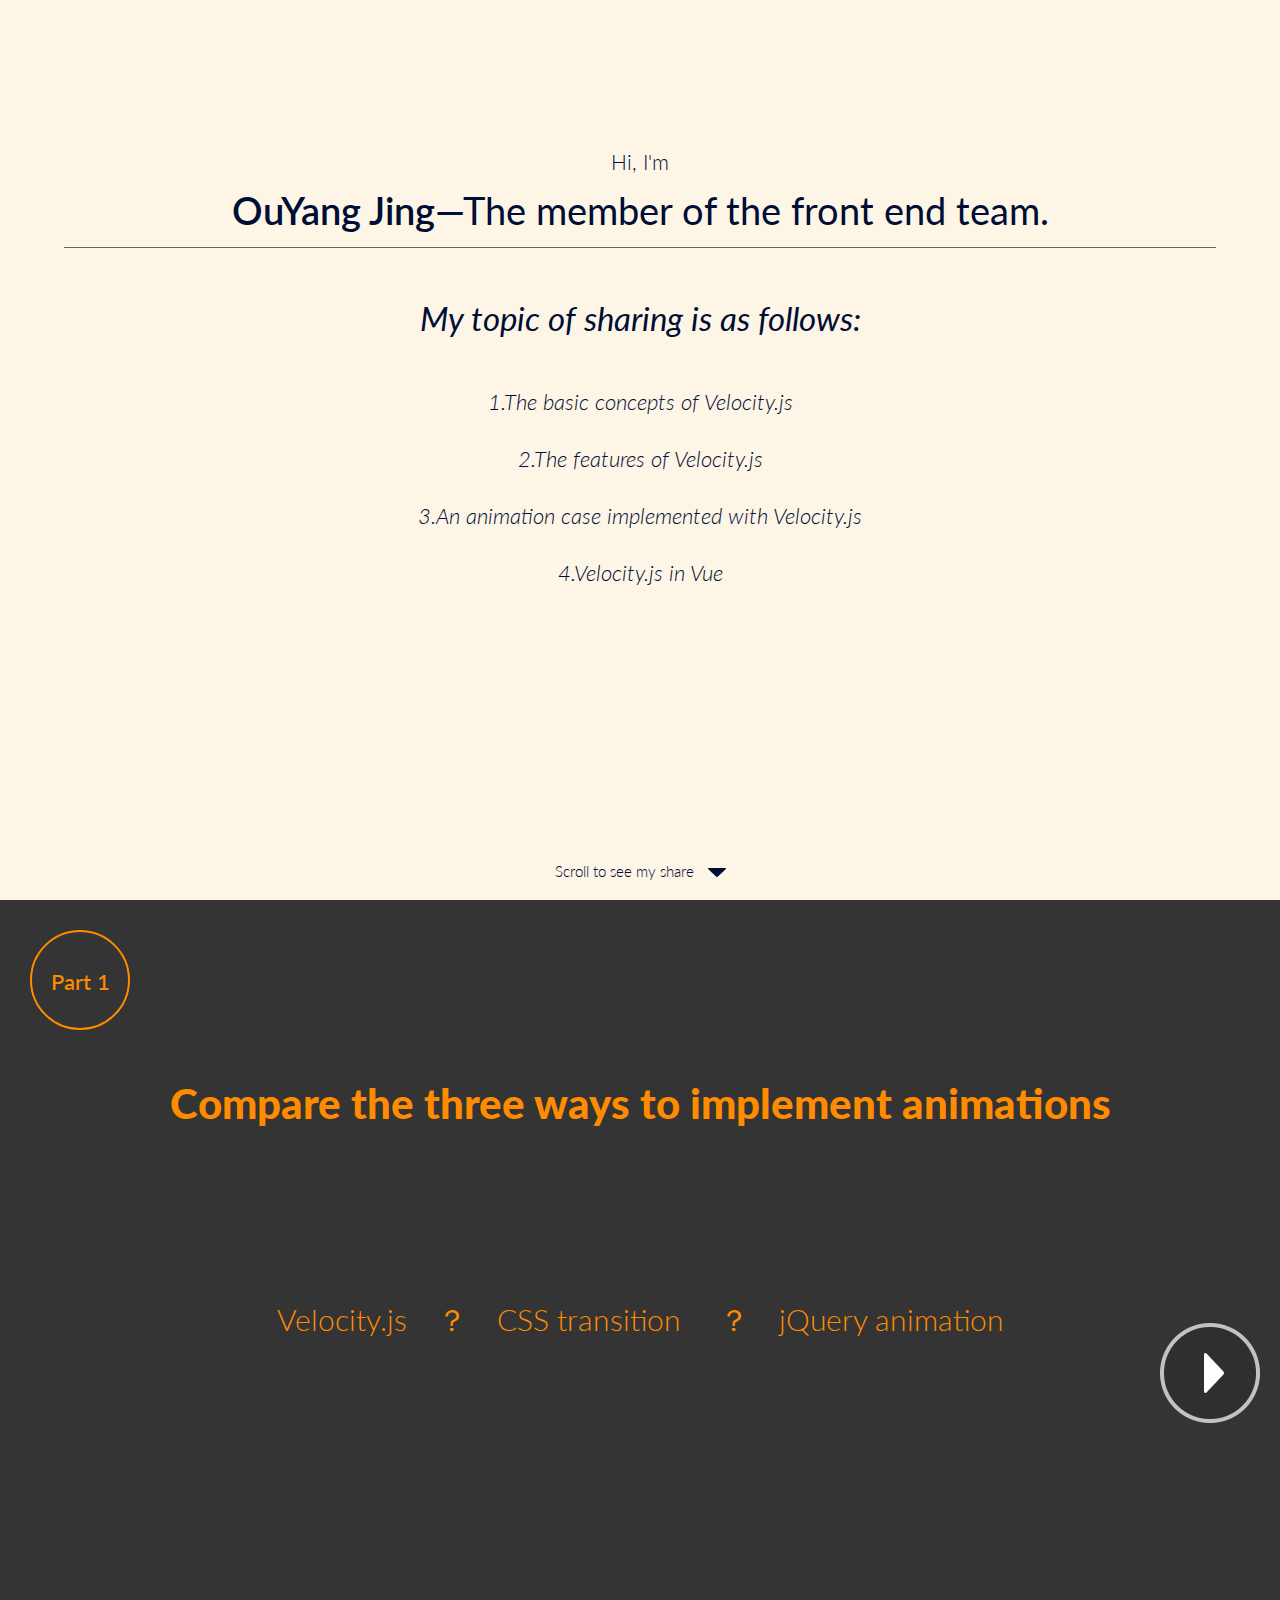
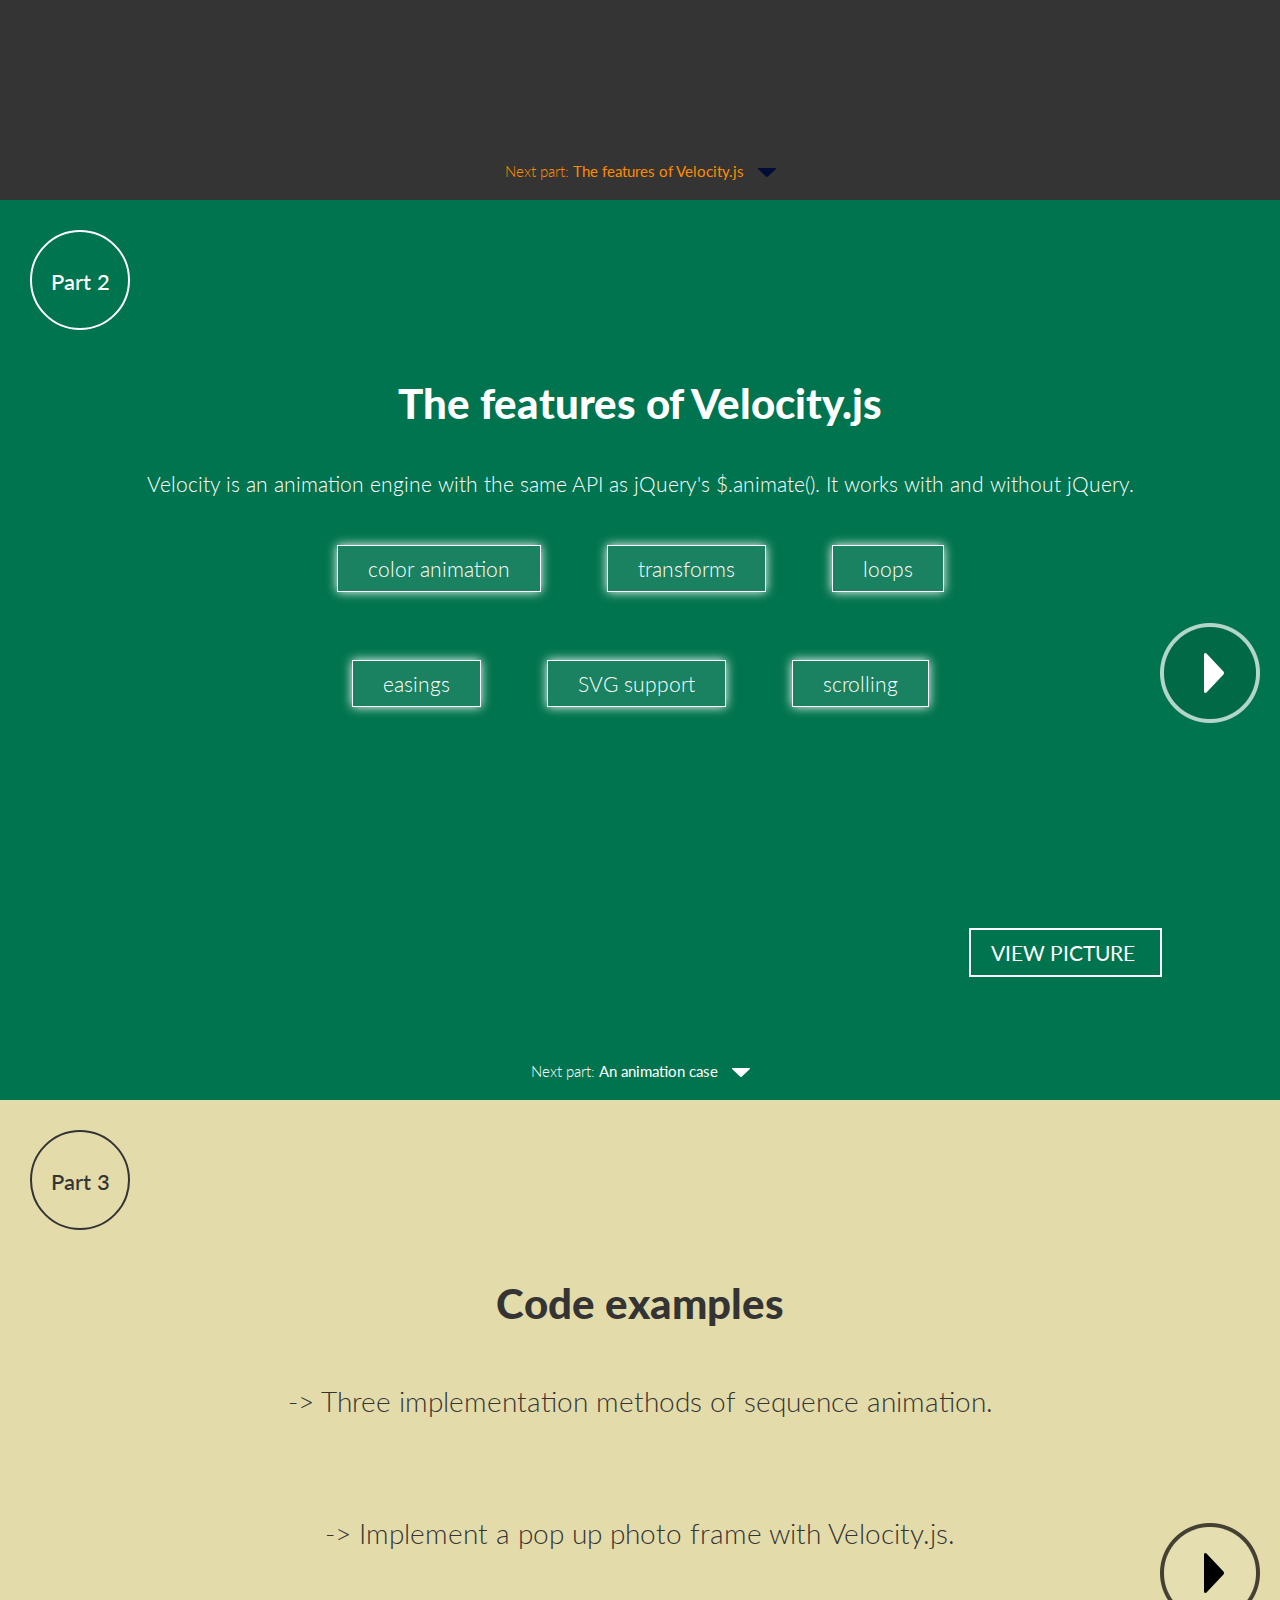
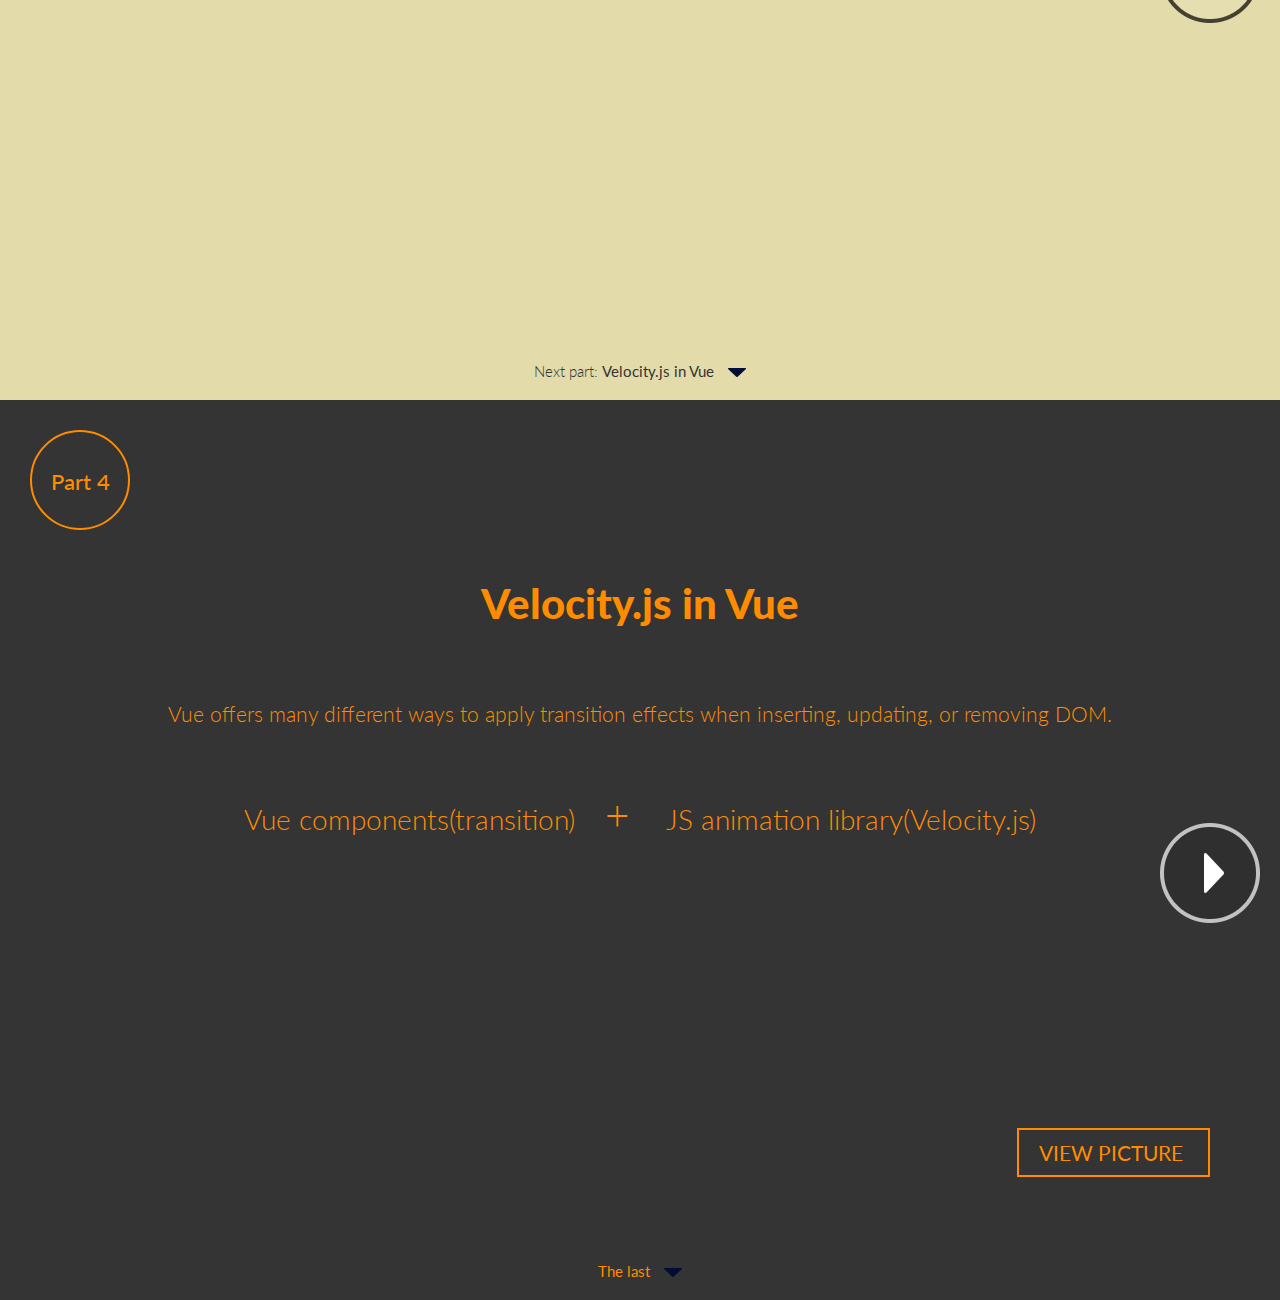
<file: asset/first_sharing/ppt/index.html>
<!DOCTYPE html>
<html lang="en-us">
<head>
	<meta charset="utf-8">
	<title>The first sharing of OYJ</title>
	<link href='css/general.css' rel='stylesheet' type='text/css'>
	<link rel="stylesheet" href="css/wallop.css">
	<link rel="stylesheet" href="css/wallop--slide.css">
	<link rel="stylesheet" href="css/chocolat.css" />
</head>
<body>
<!--................................................... ABOUT -->
<section id="about">
	<div class="content">
	  	<p>Hi, I'm</p>
	  	<div class="name">OuYang Jing<span class="info">—The member of the front end team.</span></div>
	  	<div class="topic">
	      	<div class="topic-title"> My topic of sharing is as follows:</div>
	      	<p class="topic-content">1.The basic concepts of Velocity.js</p>
	      	<p class="topic-content">2.The features of Velocity.js</p>
	      	<p class="topic-content">3.An animation case implemented with Velocity.js</p>
	      	<p class="topic-content">4.Velocity.js in Vue</p>
	  	</div>
	</div>
	<div class="next">Scroll to see my share <img src="images/ic-arrow-down-dark.png" /></div>
	<div class="logo"></div>
</section>
<!--................................................... topic 1 -->
<section id="part1">
	<div class="Wallop--slide Wallop--2">
		<!-- logo -->
		<div class="logo">
			<div class="logo-circle circle-border1">Part 1</div>
		</div>
		<!-- content 1 -->
	  	<div class="Wallop-item">
	    	<div class="content left6">
	      		<h1>Compare the three ways to implement animations</h1>
	      		<div class="compare"><span class="shrinkIn">Velocity.js</span><span class="question">？</span><span class="shrinkIn">CSS transition</span> <span class="question">？</span><span class="shrinkIn">jQuery animation</span></div>
	   		 </div>
	  	</div>
	   <!-- jQuery animation -->
		<div class="Wallop-item">
			<div class="content left6">
				<h1>jQuery animation</h1>
				<div class="part1-main">
					<p>1、<strong>layout thrashing</strong> will cause stutters of animation at the beginning. </p>
					<p>2、it has large memory consumption, and it always triggers <strong>garbage collection</strong>, causing stutters of animation in the running.  </p>
					<p>3、it's not use <strong>RAF</strong>.</p>
				</div>
			</div>
		</div>
		<!-- CSS transition -->
		<div class="Wallop-item" >
			<div class="content left6">
				<h1>CSS transition</h1>
				<div class="part1-main">
					<p>1、Avoiding memory consumption to reduce the stutters. </p>
					<p>2、Using a mechanism similar to <strong>RAF</strong>.</p>
					<p>3、Hardware speedup. </p>
					<p>4、The browser below IE10<strong>（ IE8、IE9 ）</strong>does not support transition, and it can't be completely controlled by JS</p>
				</div>
			</div>
		</div>
		<!-- Velocity.js -->
		<div class="Wallop-item">
			<div class="content left6">
				<h1>Velocity.js</h1>
				<div class="part1-main">
					<div>A new animation engine, mading a lot of optimizations in this area:</div>
					<p>1、Fine tuning the <strong>stack</strong> to minimize the <strong>layout thrashing</strong>.</p>
					<p>2、<strong>Cache</strong> the property values in the chain operation to <strong>minimize</strong> the DOM query operation.</p>
				</div>
			</div>
		</div>
		<div class="Wallop-item">
			<div class="content left6">
				<h1>Other advantages of Velocity.js</h1>
				<div class="part1-main">
					<p>1、More <strong>lightweight</strong>, greatly improving the performance and workflow of UI animation.</p>
					<p>2、<strong>free</strong> and easy to use.</p>
				</div>
				<a  class="velocity-link" target="_blank" href="http://velocityjs.org/">—> Velocity.js | GitHub</a>
				<a  class="velocity-link" target="_blank" href="http://www.mrfront.com/docs/velocity.js/index.html">—> Velocity.js | 中文文档</a>
			</div>
		</div>

		<!-- left right button-->
	  	<button class="Wallop-buttonPrevious slide-btn light-l" disabled="true">&nbsp;</button>
	  	<button class="Wallop-buttonNext slide-btn light-r">&nbsp;</button>
		<!-- info -->
	  	<div class="next">Next part: <strong>The features of Velocity.js</strong> <img src="images/ic-arrow-down-dark.png" /></div>
	</div>
</section>

<!--................................................... topic 2 -->
<section id="part2">
	<div class="Wallop--slide Wallop--3">
		<!-- logo -->
		<div class="logo">
			<div class="logo-circle circle-border2">Part 2</div>
		</div>
		<!-- 功能 -->
		<div class="Wallop-item">
			<div class="content left6">
				<h1>The features of Velocity.js</h1>
				<p class="feature-title">Velocity is an animation engine with the same API as jQuery's $.animate(). It works with and without jQuery. </p>
				<div class="part2-label">
					<span class="label">color animation</span>
					<span class="label">transforms</span>
					<span class="label">loops</span>
				</div>
				<div class="part2-label">
					<span class="label">easings</span>
					<span class="label">SVG support</span>
					<span class="label">scrolling</span>
				</div>
			</div>
		</div>
		<div class="Wallop-item">
			<div class="content left6">
				<h1>The features of Velocity.js</h1>
				<div class="part2-main">
					<!-- <p>It is the best of jQuery and CSS transitions combined.</p> -->
					<p>It is works everywhere — back to <strong>IE8</strong> and <strong>Android 2.3</strong>. </p>
					<p>Velocity has now been used by thousands of Companies in its own projects, such as <strong>WhatsApp, Uber, Samsung, Tumblr, Windows</strong>.</p>
				</div>
				<a  class="velocity-link" target="_blank" href="http://libscore.com/#$.Velocity">—> Libscore-Velocity.js</a>
			</div>
		</div>
		<!-- 用法 -->
		<div class="Wallop-item">
			<div class="content left6">
				<h1>The basic usage of Velocity.js</h1>
				<div class="modules">
					<p class="module">Dependencies -></p>
					<p class="module">Arguments -></p>
					<p class="module">Properties Map -></p>
					<p class="module">Chaining -></p>
				</div>
			</div>
		</div>

		<button class="Wallop-buttonPrevious slide-btn light-l" disabled="true">&nbsp;</button>
		<button class="Wallop-buttonNext slide-btn light-r">&nbsp;</button>
		<!-- mask -->
		<div id="gallery-part2" class="gallery">
			<a class="chocolat-image btn-dark" href="images/code.png" >
			  View Picture
			</a>
			<a class="chocolat-image hidden" href="images/argument1.png">&nbsp;</a>
			<a class="chocolat-image hidden" href="images/argument2.png">&nbsp;</a>
			<a class="chocolat-image hidden" href="images/argument3.png">&nbsp;</a>
			<a class="chocolat-image hidden" href="images/property-map.png">&nbsp;</a>
			<a class="chocolat-image hidden" href="images/chaining.png">&nbsp;</a>
		</div>

		<div class="next">Next part: <strong>An animation case</strong> <img src="images/ic-arrow-down.png" /></div>
	</div>
</section>

<!--................................................... topic 3 -->
<section id="part3">
	<div class="Wallop--slide Wallop--4">
		<!-- logo -->
		<div class="logo">
			<div class="logo-circle circle-border3">Part 3</div>
		</div>
		<!-- content 1 -->
		<div class="Wallop-item">
			<div class="content left6">
				<h1>Code examples</h1>
				<p class="example"><a target="_blank" href="../velocity/test.html">-> Three implementation methods of sequence animation.</a></p>
				<p class="example"><a target="_blank" href="../velocity/demo.html">-> Implement a pop up photo frame with Velocity.js.</a></p>
			</div>
		</div>
		<!-- content 2 -->
		<div class="Wallop-item">
			<div class="content left6">
				<h1>Conclusion</h1>
				<div class="conclusion">Three  methods of sequence animation:
					<p>1、duration and delay</p>
					<p>2、complete</p>
					<p>3、RunSequence</p>
				</div>
				<p>Velocity.js is especially suitable for scenes with <strong>animated sequences</strong></p>
			</div>
		</div>
		<!-- left right button -->
		<button class="Wallop-buttonPrevious slide-btn dark-l" disabled="true">&nbsp;</button>
		<button class="Wallop-buttonNext slide-btn dark-r">&nbsp;</button>
		<!-- info -->
		<div class="next">Next part: <strong>Velocity.js in Vue</strong> <img src="images/ic-arrow-down-dark.png" /></div>
	</div>
</section>

<!--................................................... topic 4 -->
<section id="part4">
	<div class="Wallop--slide Wallop--5">
		<!-- logo -->
		<div class="logo">
			<div class="logo-circle circle-border4">Part 4</div>
		</div>
		<!-- content 1 -->
	  	<div class="Wallop-item">
	    	<div class="content left6">
	      		<h1>Velocity.js in Vue</h1>
	      		<p class="part4-main">Vue offers many different ways to apply transition effects when inserting, updating, or removing DOM.</p>
	      		<p class="example">Vue components(transition)<span class="plus">+</span> JS animation library(Velocity.js)</p>
	   		 </div>
	  	</div>
	  	<!-- content 2 -->
	  	<div class="Wallop-item">
	    	<div class="content left6">
	      		<h1>JavaScript hook</h1>
	      		<p class="attention-title">Attention:</p>
	      		<div class="attention-content">
		      		<p>1、In the enter and leave functions, the <strong>callback function（done）</strong>is required. Otherwise, they will be called synchronously, and the transition will be done immediately.</p>
		      		<p>2、To use <strong> v-bind : css = "false" </strong>. Vue skips the detection of CSS. It can also avoid the effect of CSS during the transition.</p>
	      		</div>
	   		 </div>
	  	</div>
	  	<!-- content 3 -->
	  	<div class="Wallop-item">
	    	<div class="content left6">
	      		<p class="end">thanks, Mes chers amis!</p>
	   		</div>
	  	</div>
		<!-- mask -->
		<div id="gallery-part4" class="gallery">
			<a class="chocolat-image btn-dark" href="images/vue-velocity1.png" >
			  View Picture
			</a>
			<a class="chocolat-image hidden" href="images/vue-velocity2.png">&nbsp;</a>
		</div>
		<!-- left right button-->
	  	<button class="Wallop-buttonPrevious slide-btn light-l" disabled="true">&nbsp;</button>
	  	<button class="Wallop-buttonNext slide-btn light-r">&nbsp;</button>
		<!-- info -->
	  	<div class="next"><strong>The last</strong> <img src="images/ic-arrow-down-dark.png" /></div>

	</div>
</section>
	<script type="text/javascript" src="js/jquery.js"></script>
	<script type="text/javascript" src="js/velocity.min.js"></script>
	<script type="text/javascript" src="js/velocity.ui.min.js"></script>
	<script type="text/javascript" src="js/velocity.js"></script>
    <script src="js/jquery-1.11.3.min.js"></script>
    <script src="js/jquery.panelSnap.js"></script>
    <script src="js/Wallop.js"></script>
    <script type="text/javascript" src="js/jquery.chocolat.js"></script>
  	<script>
        // New instance of Wallop
       /* var slider1 = document.querySelector('.Wallop--1');
        new Wallop(slider1, {
          carousel: false
        });*/
        var slider2 = document.querySelector('.Wallop--2');
        new Wallop(slider2, {
          carousel: false
        });
        var slider3 = document.querySelector('.Wallop--3');
        new Wallop(slider3, {
          carousel: false
        });
        var slider4 = document.querySelector('.Wallop--4');
        new Wallop(slider4, {
          carousel: false
        });
        var slider5 = document.querySelector('.Wallop--5');
        new Wallop(slider5, {
          carousel: false
        });

        //====================================== Panel Snap ===
        jQuery(function($) {
          // Basic demo
          $('body').panelSnap();
        });

        // ===================================== google analytics ===
        var gaJsHost = (("https:" == document.location.protocol) ? "https://ssl." : "http://www.");
        document.write(unescape("%3Cscript src='" + gaJsHost + "google-analytics.com/ga.js' type='text/javascript'%3E%3C/script%3E"));
        try {
        var pageTracker = _gat._getTracker("UA-1906255-3");
        pageTracker._trackPageview();
        } catch(err) {}

        // ========================================== CHOCOLAT LIGHTBOX ===
        $(function(){
            $('#gallery-part1').Chocolat({
                imageSize: 'contain'
            });
            $('#gallery-part2').Chocolat({
                imageSize: 'contain'
            });
            $('#gallery-part3').Chocolat({
                imageSize: 'contain'
            });
            $('#gallery-part4').Chocolat({
                imageSize: 'contain'
            });
        });
      </script>
  </body>
</html>
</file>
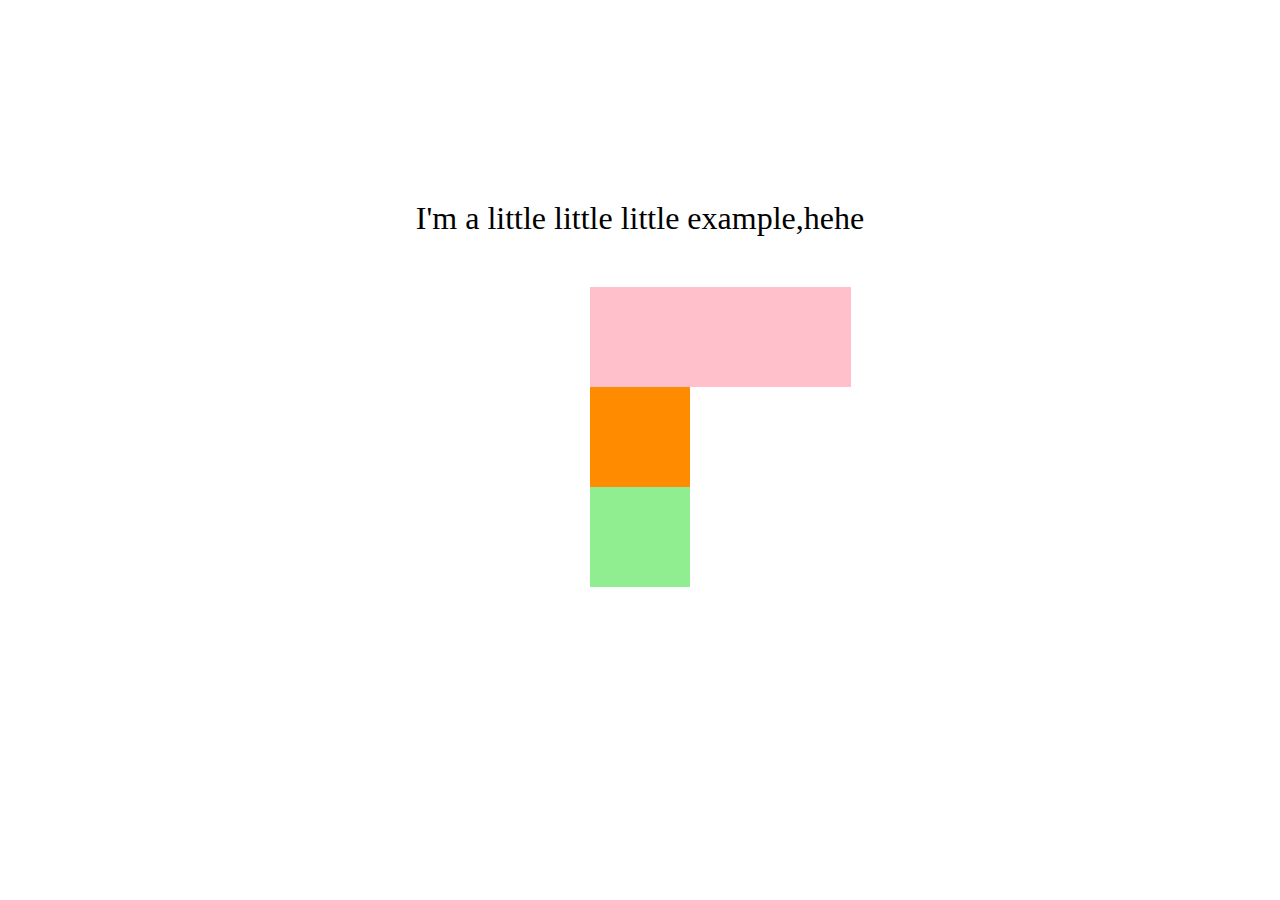
<file: asset/first_sharing/velocity/test.html>
<!DOCTYPE html>
<html>
<head>
	<meta charset="=utf-8">
	<title>test velocity.js</title>
	<link rel="stylesheet" type="text/css" href="css/test.css">
	<script type="text/javascript" src="js/jquery.js"></script>
	<script type="text/javascript" src="js/velocity.min.js"></script>
	<script type="text/javascript" src="js/velocity.ui.min.js"></script>
</head>
<body>
	<div class="title">I'm a little little little example,hehe</div>
	<div class="container">
		<div id="div1" class="box1"></div>
		<div id="div2" class="box2"></div>
		<div id="div3" class="box3"></div>
	</div>
	<script type="text/javascript" src="js/test.js"></script>
</body>
</html>
</file>
<file: asset/first_sharing/ppt/css/general.css>
@import url(https://fonts.googleapis.com/css?family=Lato:400,300,700,900,300italic,400italic);
* {
  box-sizing: border-box;
  -moz-box-sizing: border-box;
}

html, body {
  margin: 0;
  padding: 0;
  height: 100%;
}

body {
  overflow-x: hidden;
  color: #000D35;
  font-family: 'Lato';
  font-weight: 300;
  font-size: 26px;
  background-color: #eee;
}
section {
  position: relative;
  overflow: hidden;
  width: 100%;
  height: 100%;
}
.content {
    margin-top: 5%;
    padding: 5%;
}

.next img{
  margin-left: 10px;
}
.left6 {  left: 50%;}
.centered{
  width: 50%;
  margin: 0 auto;
  padding:  70px;
}
.next{
  position: absolute;
  bottom: 20px;
  width: 100%;
  text-align: center;
  font-size: 70%;
}


/* ========================= IMGs === */
.visual img,
.visual-right img{
  width:100%;
  height: auto;
}
.visual,
.visual-right{
  background-repeat: no-repeat;
  background-size: contain;
  width: 50%;
}
.visual{
  background-position: left center;
}
.visual-right{
  position: absolute;
  background-position: right center;
}

/* =========================== GALLERY === */
.gallery{
  position: absolute;
  bottom: 15%;
  right: 5%;
  text-align: left;
}
a.btn-light,
a.btn-dark{
  border: 2px solid;
  text-transform: uppercase;
  padding: 10px 20px;
  font-weight: 400;
}
a.btn-light{
  border-color: rgba(255, 255, 255, 1);
  background: rgba(0, 0, 0, 0.4);
  color: #fff;
}
a.btn-light{
  border-color: rgba(0, 0, 0, 1);
  background: rgba(255, 255, 255, 0.4);
  color: #000;
}
a.btn-light:hover{
  background: rgba(0, 0, 0, 0.7);
}
a.btn-light:hover{
  background: rgba(255, 255, 255, 0.7);
}



/* =========================== LOGOS === */
.logo {
  background-color: rgba(0, 0, 0, 0);
  background-repeat: no-repeat;
  background-size: contain;
  position: absolute;
  top: 30px;
  left: 30px;
  width: 121px;
  height: 121px;
}

/* =========================== BKGs === */
#about {
  background: oldlace;
  background-size: cover;
  background-position: left center;
  color: inherit;
}
.name{
  font-weight: 600;
  font-size: 180%;
  padding: 0 0 20px;
  line-height: 85%;
  font-family: "Lato", sans-serif;
  border-bottom: 1px solid #666;
}
.info{
  font-weight: 400;
  font-size: 100%;
}
.topic{
    font-size: 22px;
    text-align: center;
    font-style: italic;
    font-weight: 300;
    padding: 50px;
    margin: 0;
}
.topic p{
  font-weight: 300;
  margin-top: 30px;
}
.topic-title{
  font-weight: 400;
  font-size: 150%;
  margin-bottom: 50px;
}
.topic-content:hover{
  color: #bb5500;
  font-weight: 600;
}

/* ============part one start=========== */
#part1 {
  background: #343434;
  background-size: cover;
  background-position: center center;
  color: darkorange;
  /*font-style: italic;*/
}
.compare{
  font-size: 30px;
  margin-top: 180px;
}
.question{
  padding: 0 30px;
}
.part1-main{
  width: 800px;
  margin: 0 auto;
  padding-top: 50px;
  text-align: left;
}
.part1-main p{
    line-height: 35px;
}
.logo-circle{
    width: 100px;
    height: 100px;
    line-height: 100px;
    border-radius: 50%;
    text-align: center;
    font-weight: 500;
    font-size: 22px;
}
.circle-border1{
   border: 2px solid darkorange;
}
.velocity-link{
  display: inline-block;
  margin-top: 8%;
  margin-left: 70px;
}
a:hover{
  font-weight: 500;
}
/* ============part one end=========== */

/* ============part two start=========== */
#part2 {
  background:#00744e;
  background-size: cover;
  background-position: center center;
  color: #fff;
  /* font-style: italic; */
}
.circle-border2{
   border: 2px solid #fff;
}
.feature-title{
    margin-top: 50px;
}
.part2-label{
  margin-top: 30px;
  padding: 30px;
}
.label{
  padding: 10px 30px;
  border: 1px solid #fff;
  margin: 0 30px;
  -webkit-box-shadow:0 0 10px #fff;
  -moz-box-shadow:0 0 10px #fff;
  box-shadow:0 0 10px #fff;
  background: rgba(255,255,255,0.1);
}
.part2-main{
  width: 700px;
  margin: 0 auto;
  padding-top: 50px;
  text-align: left;
}
.part2-main p{
    line-height: 35px;
}
.modules{
  margin-top: 80px;
}
.module{
   margin-top: 30px;
   font-size: 26px;
}
.module:hover{
  color:#000;
}
/* ============part two end=========== */

/* ============part three start=========== */
#part3 {
  background: #e3dbaa;
  background-size: cover;
  background-position: center top;
  color: #343434;
}
.circle-border3{
  border: 2px solid #343434;
}
.example{
  padding: 35px 0;
  font-size: 28px;
}
.conclusion{
    margin-top: 60px;
    margin-bottom: 50px;
}
/* ============part three end=========== */

/* ============part four start=========== */
#part4{
  background: #343434;
  background-size: cover;
  background-position: center top;
  color: darkorange;
}
.circle-border4{
  border: 2px solid darkorange;
}
.plus{
  padding: 0 30px;
  font-size: 42px;
}
.attention-title{
  margin-top: 40px;
  font-size: 32px;
}
.attention-content{
  margin: 0 auto;
  text-align: left;
  width: 800px;
}
.attention-content p{
  margin-top: 40px;
  line-height: 35px;
}
.end{
  margin-top: 200px;
  font-size: 42px;
}
.part4-main{
  margin-top: 80px;
}
/* ============part four end=========== */
h1 {
  font-weight: 900;
  font-size: 200%;
  margin: 5% 0 20px;
  line-height: 85%;
}
h2 {
  font-weight: 100;
  font-size: 200%;
  margin: 0;
  line-height: 98%;
}
/* =============================== LINKS === */
a {
  color: inherit;
  text-decoration: none;
  padding-bottom: 2px;
}
a.light{
  border-bottom: 1px dotted #ffffff;
}
a.dark{
  border-bottom: 1px dotted #000D35;
}
a.light:hover{
  border-bottom: 1px solid #ffffff;
  background: rgba(0, 0, 0, 0.5);
}
a.dark:hover{
  border-bottom: 1px solid #000D35;
  background: rgba(255, 255, 255, 0.5);
}

/* ========button======== */
button.slide-btn{
  border: 0px none;
  cursor: pointer;
  position: absolute;
  top: 47%;
  background: none;
  width: 100px;
  height: 100px;
  background-size: cover;
}
button.Wallop-buttonPrevious{
  right: auto;
  left: 20px;
  background-position: 0px;
}
button.Wallop-buttonNext{
  right: 20px;
  left: auto;
  background-position: 0% 0px;
}
button.light-l{
  background: url('../images/btn-arrow-l.png') rgba(0, 0, 0, 0);
}
button.light-r{
  background: url('../images/btn-arrow-r.png') rgba(0, 0, 0, 0);
}
button.dark-l{
  background: url('../images/btn-arrow-dark-l.png') rgba(0, 0, 0, 0);
}
button.dark-r{
  background: url('../images/btn-arrow-dark-r.png') rgba(0, 0, 0, 0);
}
button.slide-btn:hover{
  background-position: 33.33% 0px;
}
button.slide-btn:active{
  background-position: 66.67% 0px;
}
button.slide-btn:disabled{
  background: none;
}

/* ==========适应屏幕大小=========== */
@media(max-width: 1600px) {
  body {
    font-size: 21px;
  }
  .content {
    text-align: center;
    top: 20%;
  }
}

@media(max-width: 1200px) {
  body {
    font-size: 19px;
  }
  button.slide-btn{
    width: 70px;
    height: 70px;
    background-size: cover;
  }
  h1{font-size: 200%;}
  h2{font-size: 170%;}
  .content {
    text-align: center;
    top: 20%;
  }
}

@media(max-width: 960px) {
  button.slide-btn{
    width: 70px;
    height: 70px;
    background-size: cover;
  }
  h1{font-size: 150%;}
  h2{font-size: 120%;}
}

@media screen and (max-width: 768px) {
  body {
    font-size: 16px;
    font-weight: 400;

  }
  section{
    padding: 10px;
  }
  .visual{
    width: 80%;
    margin 0 10%;
  }
  .content {
    padding: 0px;
    top: auto;
    width: 100%;
  }
  .centered{width:100%;}
  .left6, .left7, .left8, .left8 {left: 0%;}
  button.slide-btn{
    top: 20%;
    width: 40px;
    height: 40px;
    background-size: cover;
  }
  .next{
    width: 0px;
    height: 0px;
    visibility: hidden;
    overflow: hidden;
  }
  h1, h2{
    font-size: 120%;
    text-transform: uppercase;
    margin:0;
    padding-bottom: 0.3em;
  }
  h2{
    font-weight: 400;
  }
  p {
    margin:0;
    padding-bottom: 0.3em;
  }
  .logo{
    height:0px;
    width: 0px;
    visibility: hidden;
  }

}
</file>
<file: asset/first_sharing/ppt/css/wallop.css>
/**
 * wallop.css
 *
 * @fileoverview Default styles for wallop â€“ recommended
 *
 * @author Pedro Duarte
 * @author http://pedroduarte.me/wallop
 */

/*
  This is the top-level selector

  It should be relative positioned
  to allow the children to be positioned absolutely
  relative to this
 */
.Wallop {
  position: relative;
}

/*
  This element groups all the items, but not the buttons

  It's a recommendation but it's very likely
  you'll want to hide any overflow from the items
  Especially when doing animations such as scale
 */
.Wallop-list {
  position: relative;
  overflow: hidden;
}

/*
  This is the item element

  By default, they are all hidden and
  positioned absolute
  I recommend always having .Wallop-item--current
  in your markup by default (probably on the first element)
 */
.Wallop-item {
  visibility: hidden;
  position: absolute;
  top: 0;
  left: 0;
  width: 100%;
}

/*
  This is the current item element

  All we do here, is make it visible again reset
  the position to static. Could also be relative
 */
.Wallop-item--current {
  visibility: visible;
  position: relative;
}
</file>
<file: asset/first_sharing/ppt/css/wallop--slide.css>
/**
 * wallop--slide.css
 *
 * @fileoverview Slide animation for wallop
 *
 * @author Pedro Duarte
 * @author http://pedroduarte.me/wallop
 */

/* the 10ms animation-delay fixed some weird rendering issues with iPhone */
.Wallop--slide .Wallop-item--showPrevious {
  -webkit-animation: slideFromLeft 350ms 10ms linear both;
  -moz-animation: slideFromLeft 350ms 10ms linear both;
  -ms-animation: slideFromLeft 350ms 10ms linear both;
  animation: slideFromLeft 350ms 10ms linear both;
}

.Wallop--slide .Wallop-item--showNext {
  -webkit-animation: slideFromRight 350ms 10ms linear both;
  -moz-animation: slideFromRight 350ms 10ms linear both;
  -ms-animation: slideFromRight 350ms 10ms linear both;
  animation: slideFromRight 350ms 10ms linear both;
}

.Wallop--slide .Wallop-item--hidePrevious,
.Wallop--slide .Wallop-item--hideNext {
  visibility: visible;
}

.Wallop--slide .Wallop-item--hidePrevious {
  -webkit-animation: slideToLeft 350ms 10ms linear both;
  -moz-animation: slideToLeft 350ms 10ms linear both;
  -ms-animation: slideToLeft 350ms 10ms linear both;
  animation: slideToLeft 350ms 10ms linear both;
}

.Wallop--slide .Wallop-item--hideNext {
  -webkit-animation: slideToRight 350ms 10ms linear both;
  -moz-animation: slideToRight 350ms 10ms linear both;
  -ms-animation: slideToRight 350ms 10ms linear both;
  animation: slideToRight 350ms 10ms linear both;
}

@-webkit-keyframes slideFromLeft {
  0% {
    -webkit-transform: translate3d(-100%, 0, 0);
    -moz-transform: translate3d(-100%, 0, 0);
    -ms-transform: translate3d(-100%, 0, 0);
    transform: translate3d(-100%, 0, 0);
  }
}

@-moz-keyframes slideFromLeft {
  0% {
    -webkit-transform: translate3d(-100%, 0, 0);
    -moz-transform: translate3d(-100%, 0, 0);
    -ms-transform: translate3d(-100%, 0, 0);
    transform: translate3d(-100%, 0, 0);
  }
}

@-ms-keyframes slideFromLeft {
  0% {
    -webkit-transform: translate3d(-100%, 0, 0);
    -moz-transform: translate3d(-100%, 0, 0);
    -ms-transform: translate3d(-100%, 0, 0);
    transform: translate3d(-100%, 0, 0);
  }
}

@keyframes slideFromLeft {
  0% {
    -webkit-transform: translate3d(-100%, 0, 0);
    -moz-transform: translate3d(-100%, 0, 0);
    -ms-transform: translate3d(-100%, 0, 0);
    transform: translate3d(-100%, 0, 0);
  }
}

@-webkit-keyframes slideFromRight {
  0% {
    -webkit-transform: translate3d(100%, 0, 0);
    -moz-transform: translate3d(100%, 0, 0);
    -ms-transform: translate3d(100%, 0, 0);
    transform: translate3d(100%, 0, 0);
  }
}

@-moz-keyframes slideFromRight {
  0% {
    -webkit-transform: translate3d(100%, 0, 0);
    -moz-transform: translate3d(100%, 0, 0);
    -ms-transform: translate3d(100%, 0, 0);
    transform: translate3d(100%, 0, 0);
  }
}

@-ms-keyframes slideFromRight {
  0% {
    -webkit-transform: translate3d(100%, 0, 0);
    -moz-transform: translate3d(100%, 0, 0);
    -ms-transform: translate3d(100%, 0, 0);
    transform: translate3d(100%, 0, 0);
  }
}

@keyframes slideFromRight {
  0% {
    -webkit-transform: translate3d(100%, 0, 0);
    -moz-transform: translate3d(100%, 0, 0);
    -ms-transform: translate3d(100%, 0, 0);
    transform: translate3d(100%, 0, 0);
  }
}

@-webkit-keyframes slideToLeft {
  99% {
    opacity: 1;
  }

  100% {
    opacity: 0;
    -webkit-transform: translate3d(-100%, 0, 0);
    -moz-transform: translate3d(-100%, 0, 0);
    -ms-transform: translate3d(-100%, 0, 0);
    transform: translate3d(-100%, 0, 0);
  }
}

@-moz-keyframes slideToLeft {
  99% {
    opacity: 1;
  }

  100% {
    opacity: 0;
    -webkit-transform: translate3d(-100%, 0, 0);
    -moz-transform: translate3d(-100%, 0, 0);
    -ms-transform: translate3d(-100%, 0, 0);
    transform: translate3d(-100%, 0, 0);
  }
}

@-ms-keyframes slideToLeft {
  99% {
    opacity: 1;
  }

  100% {
    opacity: 0;
    -webkit-transform: translate3d(-100%, 0, 0);
    -moz-transform: translate3d(-100%, 0, 0);
    -ms-transform: translate3d(-100%, 0, 0);
    transform: translate3d(-100%, 0, 0);
  }
}

@keyframes slideToLeft {
  99% {
    opacity: 1;
  }

  100% {
    opacity: 0;
    -webkit-transform: translate3d(-100%, 0, 0);
    -moz-transform: translate3d(-100%, 0, 0);
    -ms-transform: translate3d(-100%, 0, 0);
    transform: translate3d(-100%, 0, 0);
  }
}

@-webkit-keyframes slideToRight {
  99% {
    opacity: 1;
  }

  100% {
    opacity: 0;
    -webkit-transform: translate3d(100%, 0, 0);
    -moz-transform: translate3d(100%, 0, 0);
    -ms-transform: translate3d(100%, 0, 0);
    transform: translate3d(100%, 0, 0);
  }
}

@-moz-keyframes slideToRight {
  99% {
    opacity: 1;
  }

  100% {
    opacity: 0;
    -webkit-transform: translate3d(100%, 0, 0);
    -moz-transform: translate3d(100%, 0, 0);
    -ms-transform: translate3d(100%, 0, 0);
    transform: translate3d(100%, 0, 0);
  }
}

@-ms-keyframes slideToRight {
  99% {
    opacity: 1;
  }

  100% {
    opacity: 0;
    -webkit-transform: translate3d(100%, 0, 0);
    -moz-transform: translate3d(100%, 0, 0);
    -ms-transform: translate3d(100%, 0, 0);
    transform: translate3d(100%, 0, 0);
  }
}

@keyframes slideToRight {
  99% {
    opacity: 1;
  }

  100% {
    opacity: 0;
    -webkit-transform: translate3d(100%, 0, 0);
    -moz-transform: translate3d(100%, 0, 0);
    -ms-transform: translate3d(100%, 0, 0);
    transform: translate3d(100%, 0, 0);
  }
}
</file>
<file: asset/first_sharing/ppt/css/chocolat.css>
.chocolat-zoomable.chocolat-zoomed .chocolat-img{
    cursor : zoom-out;
}
.chocolat-open{
    overflow: hidden;
}
.hidden{
  width: 0px;
  height: 0px;
  padding: 0px;
  visibility: hidden;
}
.chocolat-overlay{
    height:100%;
    width:100%;
    position:fixed;
    left:0;
    top:0;
    z-index:10;
    background-color:#000;
    display:none;
    opacity: 0.95;
}
.chocolat-wrapper{
    height:100%;
    width:100%;
    position:fixed;
    left:0;
    top:0;
    z-index:16;
    color: #fff;
}
.chocolat-zoomable .chocolat-img{
    cursor : zoom-in;
}
.chocolat-loader{
    height:32px;
    width:32px;
    position:absolute;
    left:50%;
    top:50% ;
    margin-left:-16px;
    margin-top:-16px;
    z-index:11;
    background:url(../images/loader.gif);
    display:none;
}
.chocolat-content{
    position:fixed;
    width:0px;
    height:0px;
    left:50%;
    top:50%;
    z-index:14;
    text-align: left;
}

.chocolat-content .chocolat-img{
    position:absolute;
    width:100%;
    height:100%;
}
.chocolat-wrapper .chocolat-left{
    position:absolute;
    left:0;
    width:50px;
    height:100px;
    top: 50%;
    margin-top: -50px;
    cursor:pointer;
    background:url(../images/left.png) 50% 50% no-repeat;
    z-index: 17;
    display: none;
}
.chocolat-wrapper .chocolat-right{
    position:absolute;
    right:0;
    width:50px;
    height:100px;
    top: 50%;
    margin-top: -50px;
    cursor:pointer;
    background:url(../images/right.png)  50% 50% no-repeat;
    z-index: 17;
    display: none;
}
.chocolat-wrapper .chocolat-right.active{
    display: block;
}
.chocolat-wrapper .chocolat-left.active{
    display: block;
}
.chocolat-wrapper .chocolat-top{
    position:absolute;
    top:0px;
    right: 0;
    left: 0;
    line-height:50px;
    height:50px;
    overflow: hidden;
    z-index: 17;
    margin-bottom: 10px;
}
.chocolat-wrapper .chocolat-close{
    width:50px;
    height:50px;
    cursor:pointer;
    position: absolute;
    top: 0;
    right: 0;
    background:url(../images/close.png) 50% 50% no-repeat;
}
.chocolat-wrapper .chocolat-bottom{
    position:absolute;
    bottom:0;
    left: 0;
    right: 0;
    line-height:40px;
    height:40px;
    font-size:12px;
    z-index: 17;
    padding-left: 15px;
    padding-right: 15px;
    background: rgba(0, 0, 0, 0.2);
    text-align: right;
    margin-top: 10px;
}
.chocolat-wrapper .chocolat-set-title{
    display: inline-block;
    padding-right: 15px;
    line-height: 1;
    border-right: 1px solid rgba(255, 255, 255, 0.3);
}
.chocolat-wrapper .chocolat-pagination{
    float: right;
    display: inline-block;
    padding-left: 15px;
    padding-right: 15px;
    margin-right: 15px;
    /*border-right: 1px solid rgba(255, 255, 255, 0.2);*/
}
.chocolat-wrapper .chocolat-fullscreen{
    width: 16px;
    height: 40px;
    background: url(../images/fullscreen.png) 50% 50% no-repeat;
    display: block;
    margin:auto;
    cursor: pointer;
    float: right;
}
.chocolat-wrapper .chocolat-description{
    display: inline-block;
    float: left;
}

/* compact view */
.chocolat-cover .chocolat-content .chocolat-left,
.chocolat-cover .chocolat-content .chocolat-right{
    position: fixed;
    height: 100%;
    top: 0;
    padding: 0px;
}
.chocolat-cover .chocolat-content .chocolat-right{
    right:0px;
    background:url(../images/right-compact.png) 100% 50% no-repeat;
}
.chocolat-cover .chocolat-content .chocolat-left{
    left:0;
    background:url(../images/left-compact.png) 0% 50% no-repeat;
}
.chocolat-cover .chocolat-content .chocolat-top{
    top: 0;
    left: 0;
    position: fixed;
    z-index: 1;
}
.chocolat-cover .chocolat-content .chocolat-close{
    background:url(../images/close-compact.png) 0% center no-repeat;
}
.chocolat-cover .chocolat-content .chocolat-bottom{
    bottom: 0;
    left: 0;
    position: fixed;
    background: rgba(255,255,255,0.75);
    z-index: 1;
}
.chocolat-cover .chocolat-content .chocolat-pagination,
.chocolat-cover .chocolat-content .chocolat-description{
    padding: 0 10px;
}


/* no container mode*/
body.chocolat-open>.chocolat-overlay{
    z-index:15;
}
body.chocolat-open>.chocolat-loader{
    z-index:15;
}
body.chocolat-open>.chocolat-content{
    z-index:17;
}

/* container mode*/
.chocolat-in-container .chocolat-wrapper,
.chocolat-in-container .chocolat-content,
.chocolat-in-container .chocolat-overlay{
    position: absolute;
}
.chocolat-in-container{
    position: relative;
}

/* uncomment to hide controls when zoomed-in*/
/*
.chocolat-zoomable .chocolat-top,
.chocolat-zoomable .chocolat-bottom,
.chocolat-zoomable .chocolat-right,
.chocolat-zoomable .chocolat-left {
    transition: opacity .3s ease, visibility 0s .3s;
   opacity: 1;
}

.chocolat-zoomable.chocolat-zoomed .chocolat-top,
.chocolat-zoomable.chocolat-zoomed .chocolat-bottom,
.chocolat-zoomable.chocolat-zoomed .chocolat-right,
.chocolat-zoomable.chocolat-zoomed .chocolat-left {
    visibility: hidden;
    opacity: 0;
}
*/
</file>
<file: asset/first_sharing/velocity/css/test.css>
.container{
    margin: 50px auto;
    width:100px;
}
.title{
    width:100%;
    text-align: center;
    font-size: 32px;
    margin-top: 200px;
}
.box1{
    width:100px;
    height:100px;
    background-color: pink;
}
.box2{
    width:100px;
    height:100px;
    background-color: darkorange;
}
.box3{
    width:100px;
    height:100px;
    background-color: lightgreen;
}
</file>
